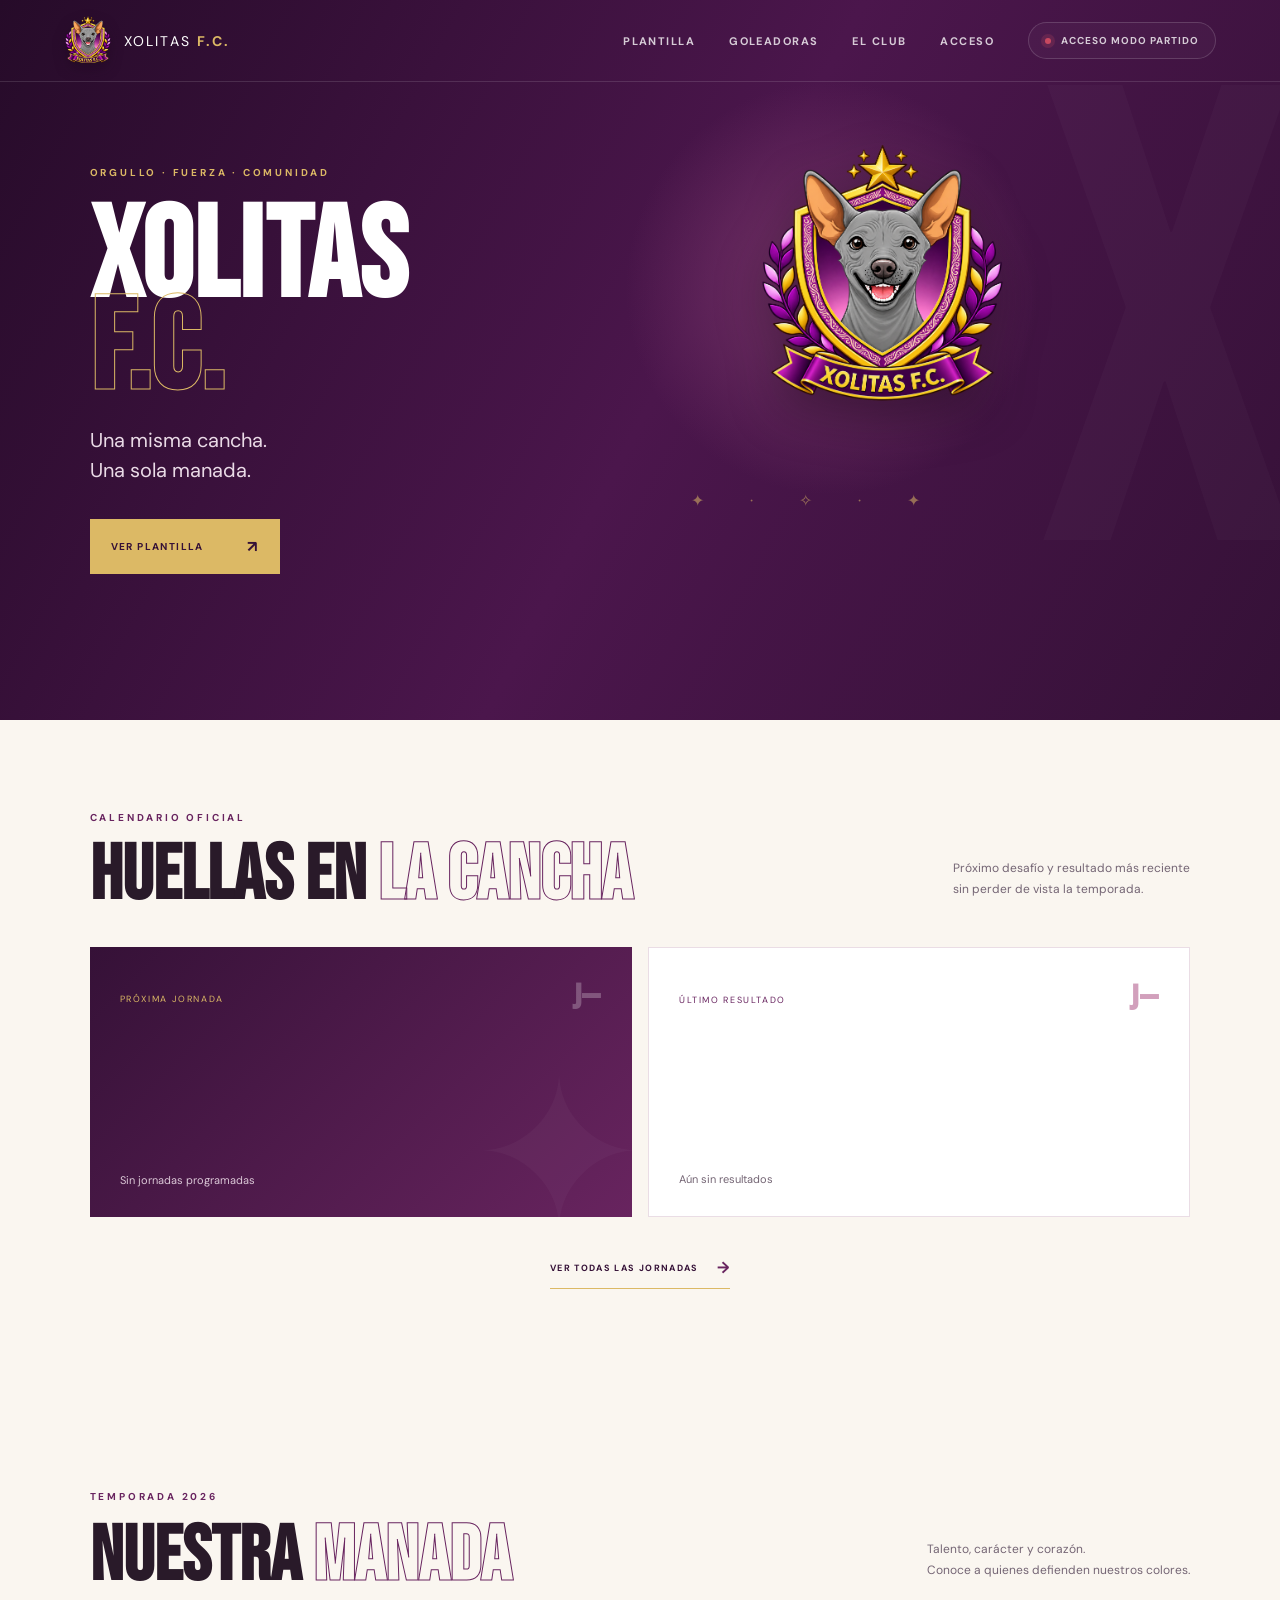
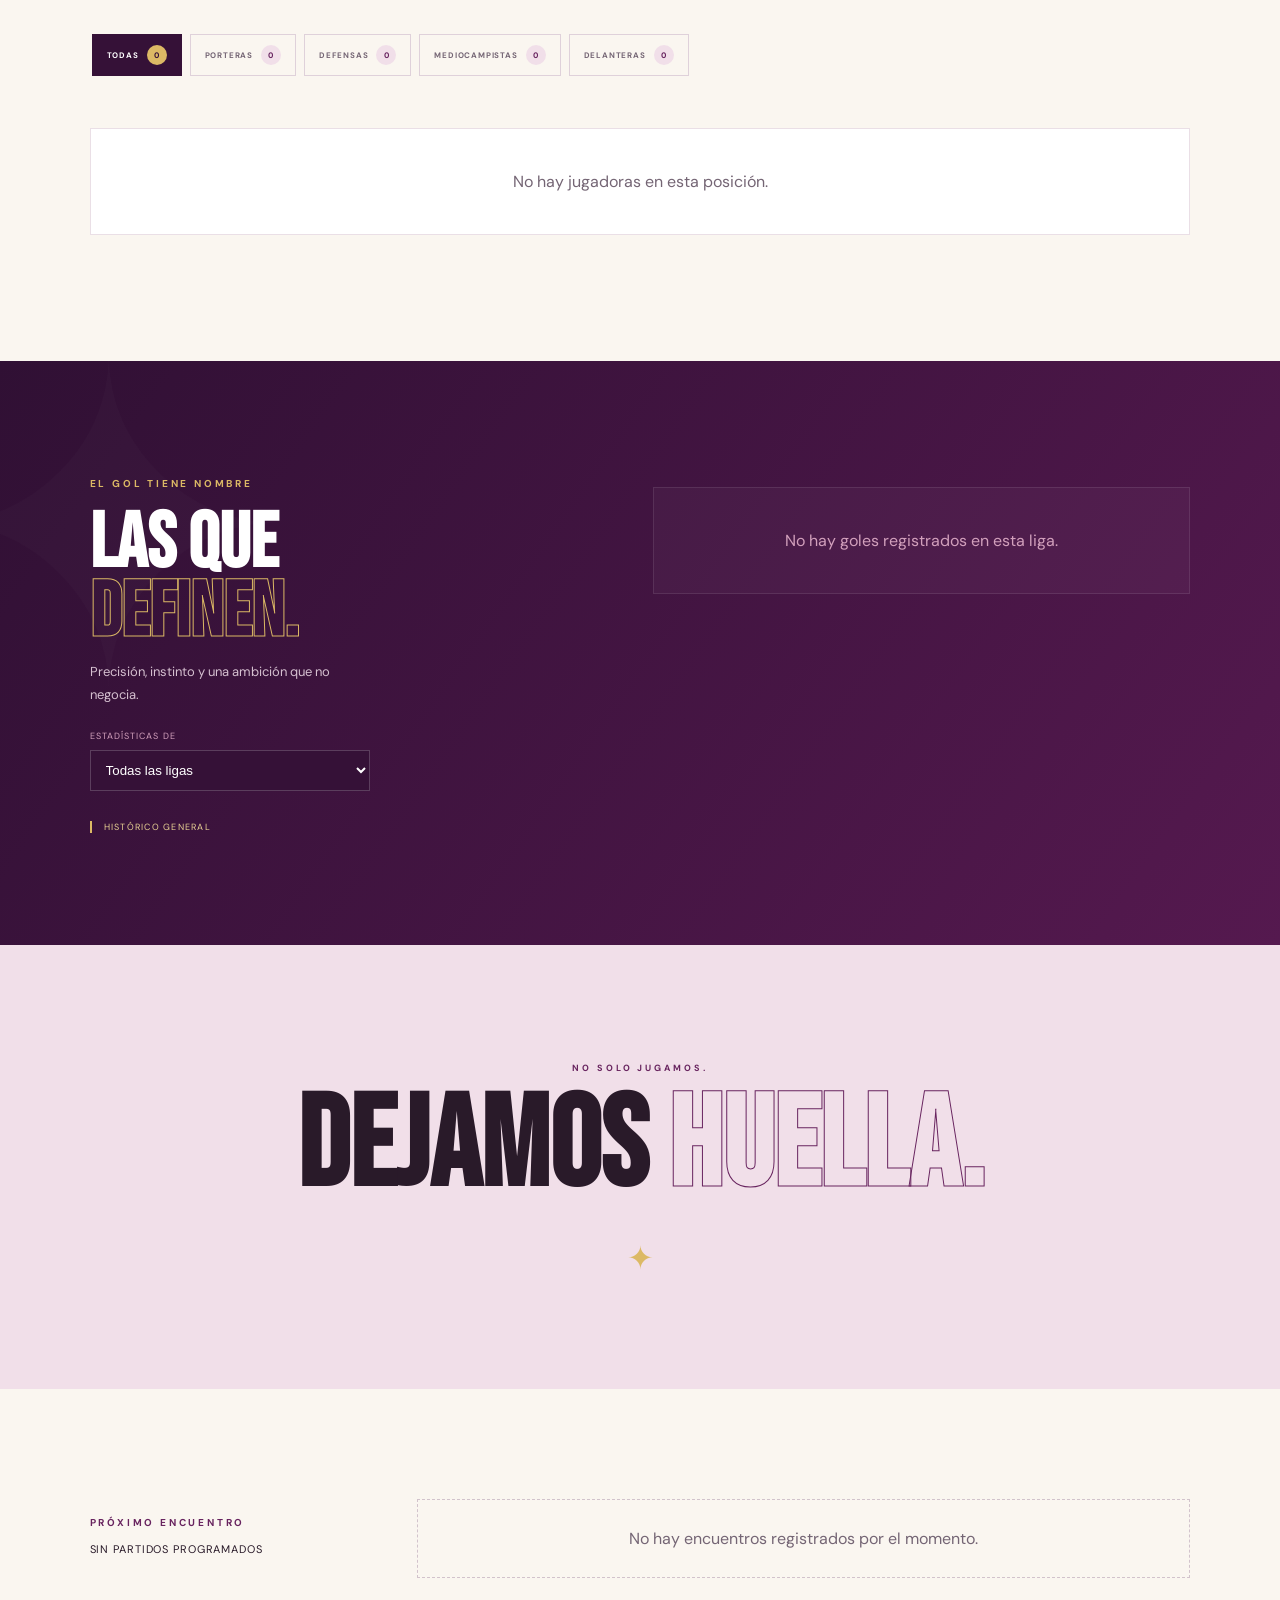
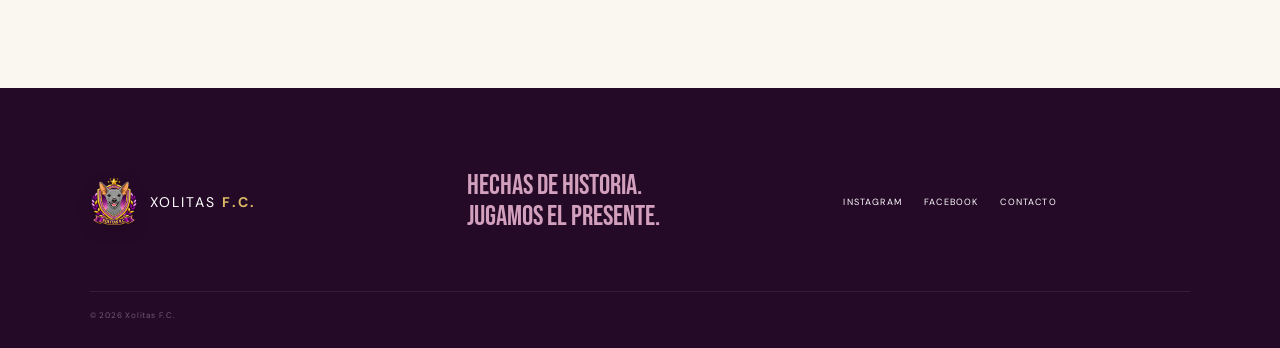
<file: index.html>
<!doctype html>
<html lang="es">
  <head>
    <meta charset="UTF-8" />
    <meta name="viewport" content="width=device-width, initial-scale=1.0" />
    <meta name="theme-color" content="#351137" />
    <meta name="description" content="Sitio oficial de Xolitas F.C." />
    <title>Xolitas F.C. — Somos manada</title>
    <link rel="stylesheet" href="./style.css?v=20260818-3">
    <link rel="stylesheet" href="./assets/css/loader.css?v=20260818-4">
    <link rel="stylesheet" href="./assets/css/public-team.css?v=20260818-1">
    <link rel="stylesheet" href="./assets/css/public-team-images.css?v=20260818-2">
    <link rel="stylesheet" href="./assets/css/rounds.css?v=20260818-1">
    <link rel="stylesheet" href="./assets/css/rounds-mobile-fix.css?v=20260818-1">
    <link rel="stylesheet" href="./assets/css/journeys-modal.css?v=20260818-2">
    <link rel="stylesheet" href="./assets/css/hero-paws.css?v=20260818-4">
    <link rel="preconnect" href="https://fonts.googleapis.com">
    <link rel="preconnect" href="https://fonts.gstatic.com" crossorigin>
    <link href="https://fonts.googleapis.com/css2?family=Bebas+Neue&family=DM+Sans:wght@400;500;600;700&display=swap" rel="stylesheet">
  </head>
  <body>
    <div id="app" class="loading-page"><img src="./assets/xolitas-crest.png" alt="Xolitas F.C."><span class="loading-ring" aria-label="Cargando"></span></div>
    <script defer src="./assets/js/config.js?v=20260818-3"></script>
    <script defer src="./assets/js/runtime.js?v=20260818-13"></script>
    <script defer src="./src.js?v=20260818-16"></script>
  </body>
</html>
</file>
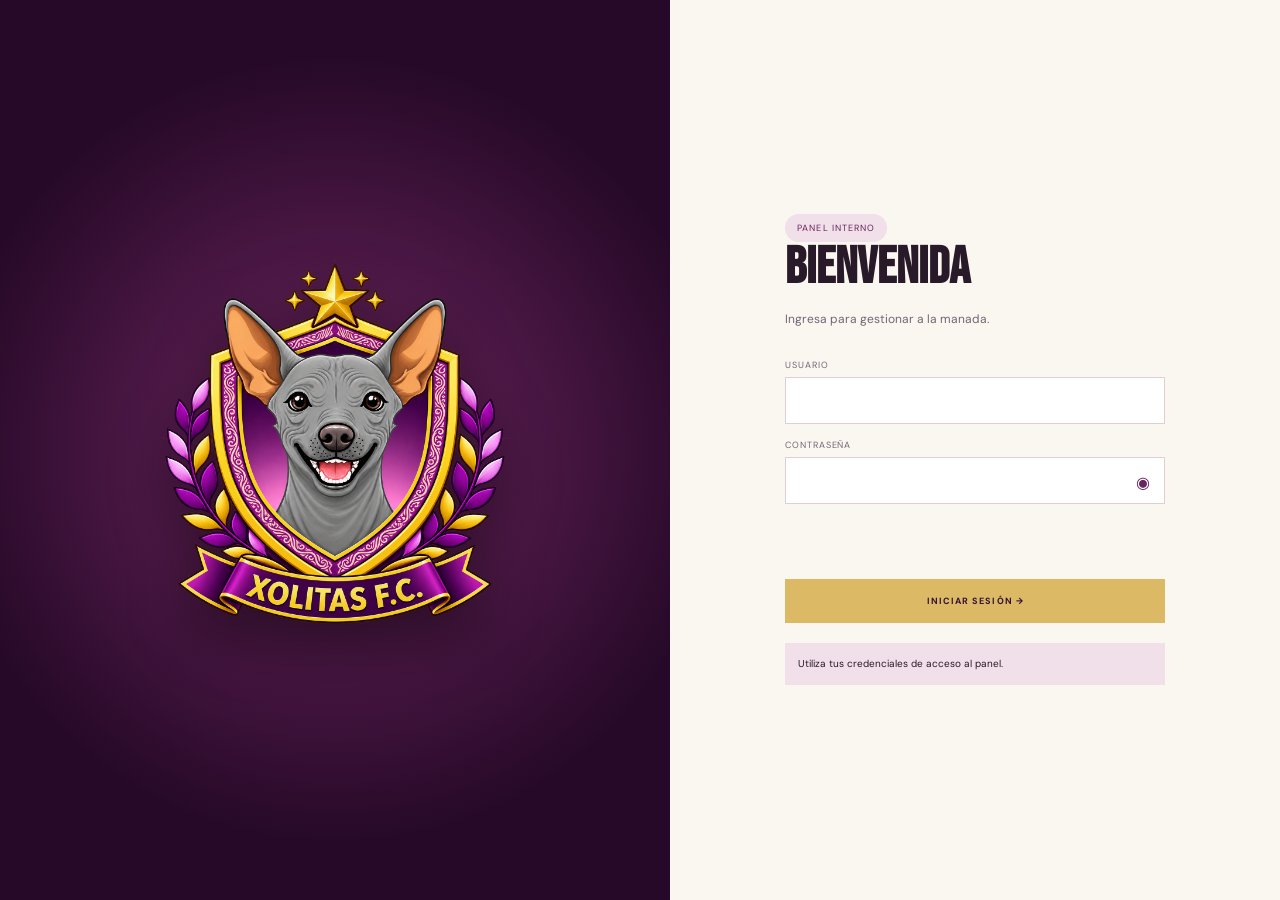
<file: admin/dashboard.html>
<!doctype html><html lang="es"><head><meta charset="UTF-8"><meta name="viewport" content="width=device-width,initial-scale=1"><title>Dashboard — Xolitas F.C.</title><link rel="stylesheet" href="../assets/css/admin.css?v=20260818-15"><link rel="stylesheet" href="../assets/css/loader.css?v=20260818-15"></head><body data-page="dashboard"><div id="admin-app" class="admin-loader"><img src="../assets/xolitas-crest.png" alt="Xolitas F.C."><span></span></div><script defer src="../assets/js/config.js?v=20260818-15"></script><script defer src="../assets/js/runtime.js?v=20260818-15"></script><script defer src="../assets/js/admin.js?v=20260818-15"></script></body></html>
</file>
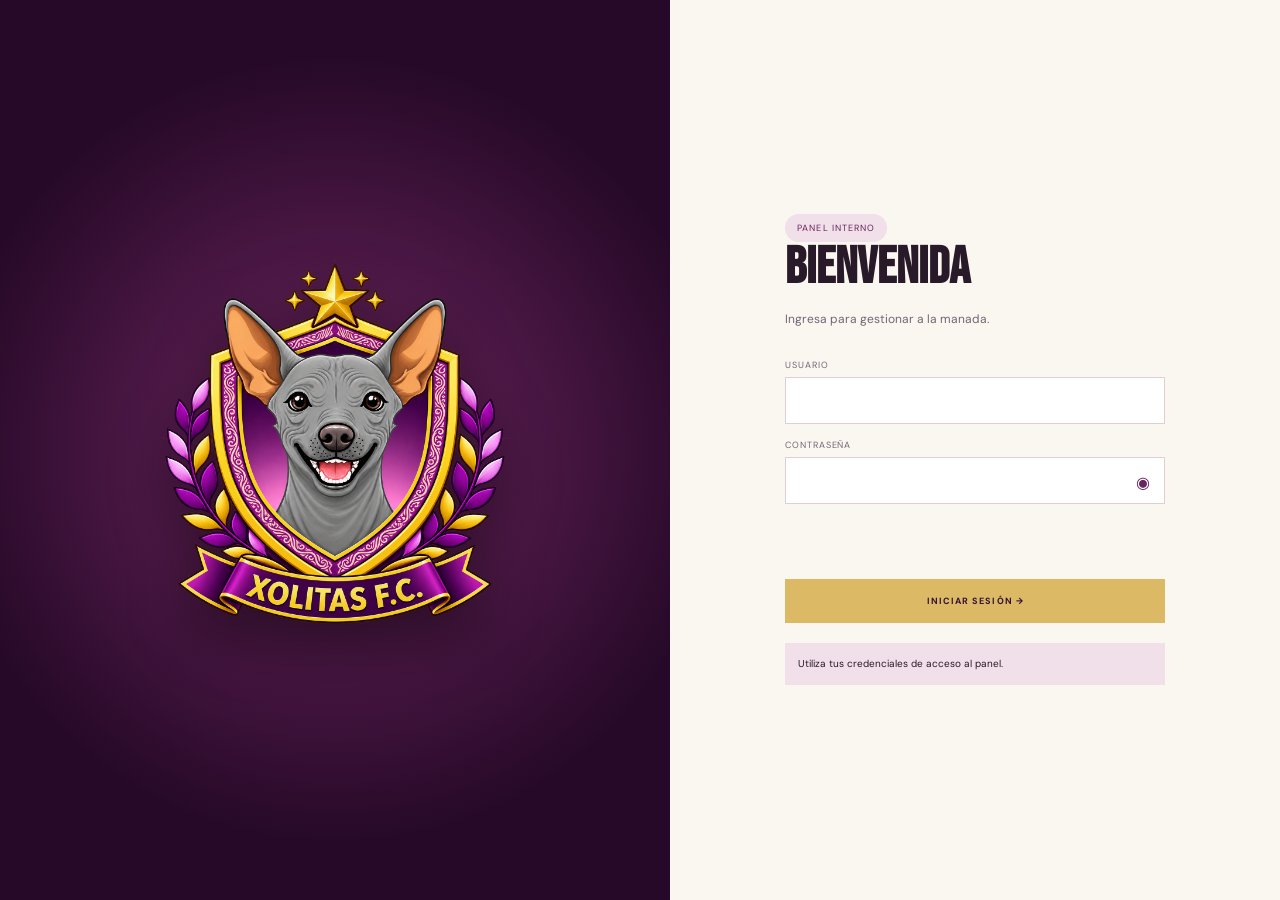
<file: admin/jugadoras.html>
<!doctype html><html lang="es"><head><meta charset="UTF-8"><meta name="viewport" content="width=device-width,initial-scale=1"><title>Jugadoras — Xolitas F.C.</title><link rel="stylesheet" href="../assets/css/admin.css?v=20260818-15"><link rel="stylesheet" href="../assets/css/loader.css?v=20260818-15"></head><body data-page="players"><div id="admin-app" class="admin-loader"><img src="../assets/xolitas-crest.png" alt="Xolitas F.C."><span></span></div><script defer src="../assets/js/config.js?v=20260818-15"></script><script defer src="../assets/js/runtime.js?v=20260818-15"></script><script defer src="../assets/js/admin.js?v=20260818-15"></script></body></html>
</file>
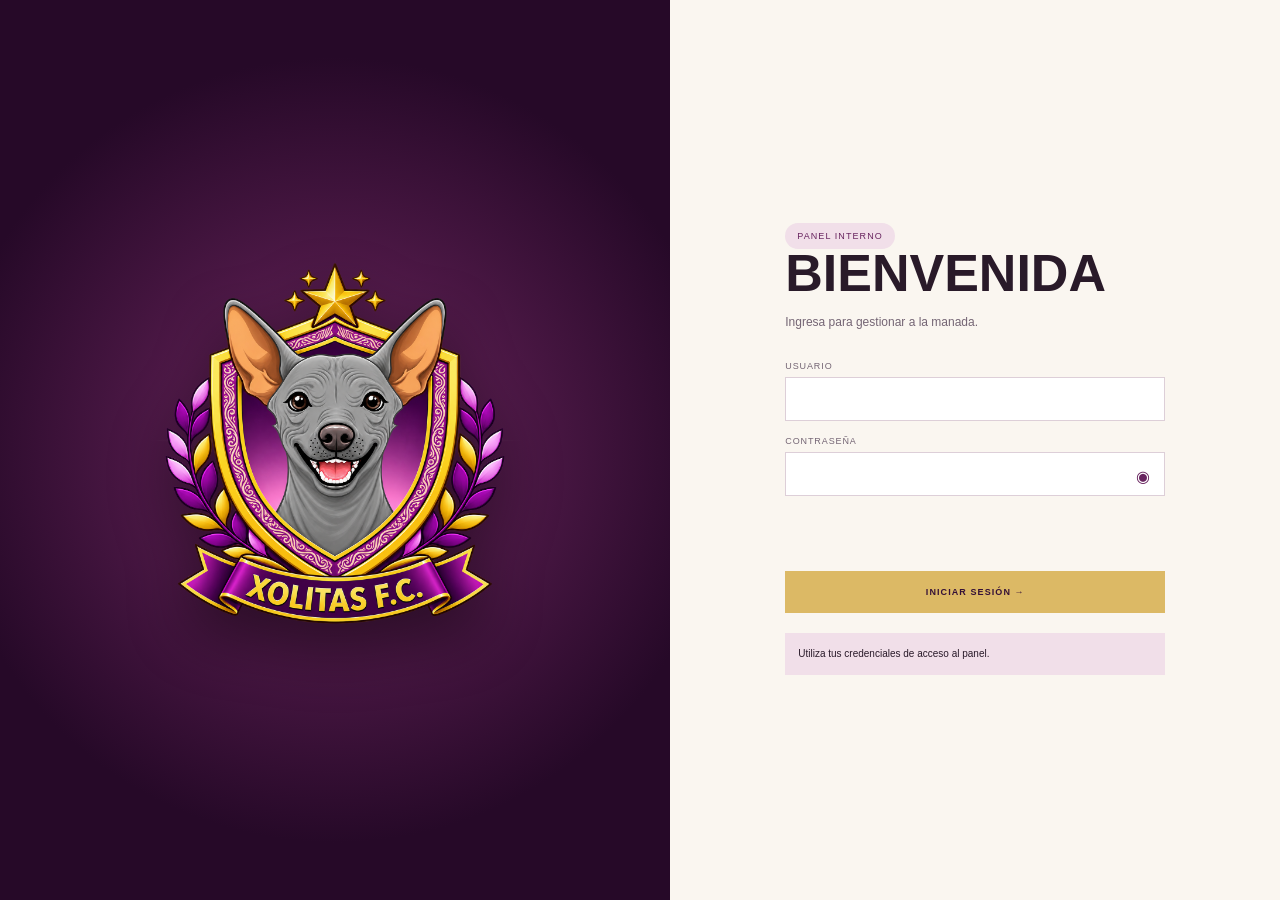
<file: admin/ligas.html>
<!doctype html><html lang="es"><head><meta charset="UTF-8"><meta name="viewport" content="width=device-width,initial-scale=1"><title>Ligas — Xolitas F.C.</title><link rel="stylesheet" href="../assets/css/admin.css?v=20260818-15"><link rel="stylesheet" href="../assets/css/loader.css?v=20260818-15"></head><body data-page="leagues"><div id="admin-app" class="admin-loader"><img src="../assets/xolitas-crest.png" alt="Xolitas F.C."><span></span></div><script defer src="../assets/js/config.js?v=20260818-15"></script><script defer src="../assets/js/runtime.js?v=20260818-15"></script><script defer src="../assets/js/admin.js?v=20260818-15"></script></body></html>
</file>
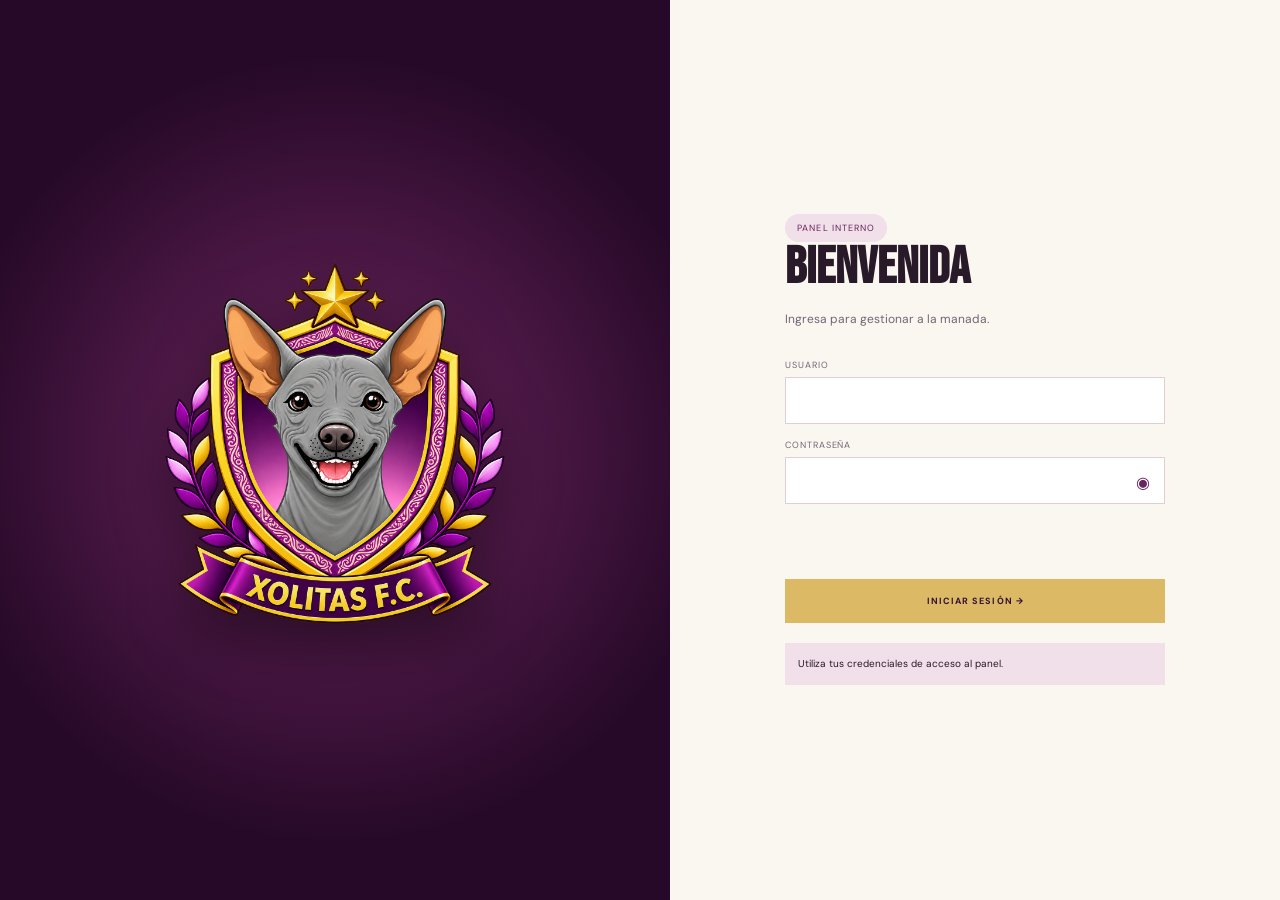
<file: admin/login.html>
<!doctype html><html lang="es"><head><meta charset="UTF-8"><meta name="viewport" content="width=device-width,initial-scale=1"><title>Acceso — Xolitas F.C.</title><link rel="stylesheet" href="../assets/css/admin.css?v=20260818-10"></head><body data-page="login"><main class="login-page"><section class="login-art"><img src="../assets/xolitas-crest.png" alt="Escudo de Xolitas F.C."></section><section class="login-form-wrap"><form class="login-box" id="login-form"><span class="badge">Panel interno</span><h1>BIENVENIDA</h1><p>Ingresa para gestionar a la manada.</p><div class="field"><label for="user">Usuario</label><input id="user" autocomplete="username" required></div><div class="field"><label for="password">Contraseña</label><div class="password-wrap"><input id="password" type="password" autocomplete="current-password" required><button type="button" id="show-password" aria-label="Mostrar contraseña">◉</button></div></div><p class="error" id="login-error" role="alert"></p><button class="primary" type="submit">Iniciar sesión →</button><div class="demo-note">Utiliza tus credenciales de acceso al panel.</div></form></section></main><script defer src="../assets/js/config.js?v=20260818-10"></script><script defer src="../assets/js/runtime.js?v=20260818-10"></script><script defer src="../assets/js/admin.js?v=20260818-10"></script></body></html>
</file>
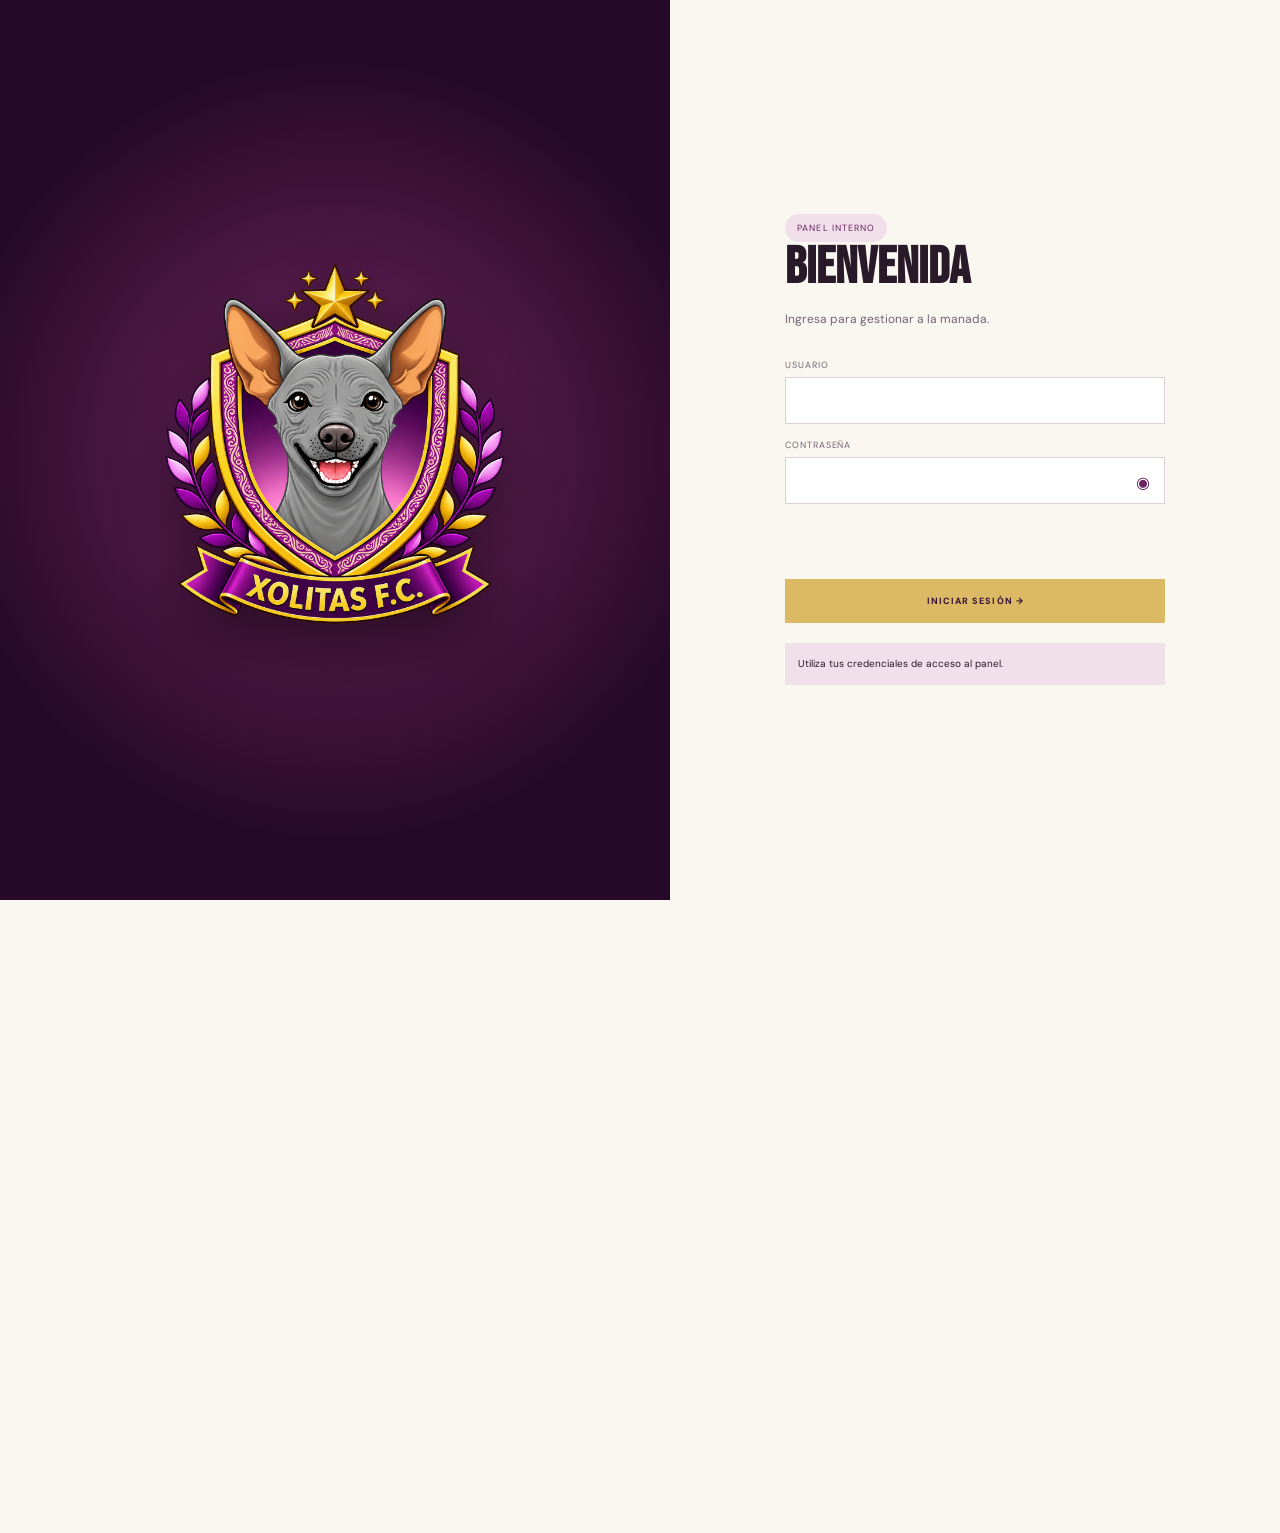
<file: admin/partido.html>
<!doctype html><html lang="es"><head><meta charset="UTF-8"><meta name="viewport" content="width=device-width,initial-scale=1"><meta name="theme-color" content="#210824"><title>Modo partido — Xolitas F.C.</title><link rel="stylesheet" href="../assets/css/match.css?v=20260818-4"><link rel="stylesheet" href="../assets/css/events.css?v=20260818-4"><link rel="stylesheet" href="../assets/css/loader.css?v=20260818-3"></head><body><main id="match-app" class="admin-loader"><img src="../assets/xolitas-crest.png" alt="Xolitas F.C."><span></span></main><script defer src="../assets/js/config.js?v=20260818-3"></script><script defer src="../assets/js/runtime.js?v=20260818-3"></script><script defer src="../assets/js/match.js?v=20260818-4"></script></body></html>
</file>
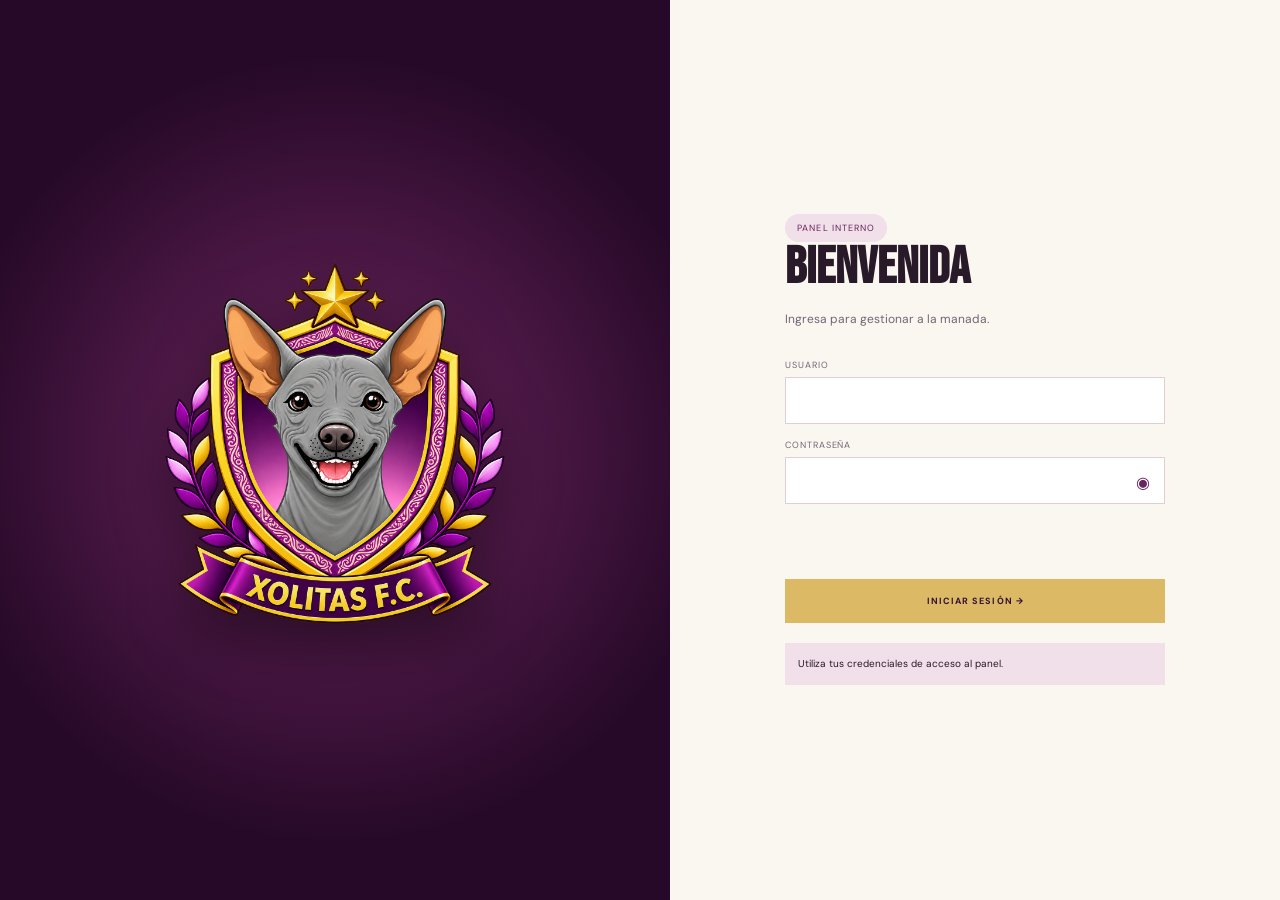
<file: admin/partidos.html>
<!doctype html><html lang="es"><head><meta charset="UTF-8"><meta name="viewport" content="width=device-width,initial-scale=1"><title>Partidos — Xolitas F.C.</title><link rel="stylesheet" href="../assets/css/admin.css?v=20260818-15"><link rel="stylesheet" href="../assets/css/loader.css?v=20260818-15"></head><body data-page="matches"><div id="admin-app" class="admin-loader"><img src="../assets/xolitas-crest.png" alt="Xolitas F.C."><span></span></div><script defer src="../assets/js/config.js?v=20260818-15"></script><script defer src="../assets/js/runtime.js?v=20260818-15"></script><script defer src="../assets/js/admin.js?v=20260818-15"></script></body></html>
</file>
<file: style.css>
:root{--purple-900:#351137;--purple-800:#4b164c;--purple-700:#68245f;--mauve-500:#b7749d;--mauve-300:#d2a0bc;--mauve-100:#f1dfe9;--gold:#dcb965;--gold-light:#e9d294;--ivory:#faf6f0;--ink:#291a29;--muted:#746574;--display:'Bebas Neue',sans-serif;--body:'DM Sans',sans-serif}*{box-sizing:border-box}html{scroll-behavior:smooth}body{margin:0;background:var(--ivory);color:var(--ink);font-family:var(--body)}a{color:inherit;text-decoration:none}button{font:inherit}.nav{height:82px;padding:0 5vw;display:flex;align-items:center;justify-content:space-between;position:absolute;z-index:10;width:100%;color:white;border-bottom:1px solid #ffffff20}.brand{display:flex;align-items:center;gap:12px;font-size:14px;letter-spacing:.15em}.brand b{color:var(--gold)}.nav__links{display:flex;align-items:center;gap:34px;text-transform:uppercase;font-size:11px;font-weight:700;letter-spacing:.13em}.nav__links a{opacity:.78;transition:.2s}.nav__links a:hover{opacity:1;color:var(--gold)}.live-link{border:1px solid #ffffff33;background:#ffffff0a;color:white;border-radius:99px;padding:11px 16px;text-transform:uppercase;font-size:10px;letter-spacing:.1em;cursor:pointer}.live-link i,.live i{display:inline-block;width:6px;height:6px;background:#ee5968;border-radius:50%;margin-right:7px;box-shadow:0 0 0 4px #ee596833}.nav__toggle{display:none;background:none;border:0;color:white;font-size:25px}.crest{width:170px;height:208px;position:relative;clip-path:polygon(50% 0,93% 17%,88% 71%,50% 100%,12% 71%,7% 17%);background:linear-gradient(145deg,var(--gold-light),var(--gold),#a98638);filter:drop-shadow(0 20px 28px #12041280);color:white;text-align:center;padding:8px}.crest:before{content:'';position:absolute;inset:4px;clip-path:inherit;background:linear-gradient(145deg,#6d2a65,#351137 70%)}.crest__inner{position:absolute;inset:37px 25px 49px;border:1px solid #dcb96588;clip-path:polygon(50% 0,100% 25%,86% 88%,50% 100%,14% 88%,0 25%)}.crest__star{position:relative;z-index:2;color:var(--gold);font-size:21px;top:9px}.crest__x{font-family:var(--display);font-size:74px;line-height:1.2;color:#fff;opacity:.9}.crest__ball{position:absolute;bottom:12px;left:45%;font-size:16px;color:var(--gold)}.crest__name,.crest__fc{position:absolute;z-index:2;font-family:var(--display);letter-spacing:.12em;left:0;right:0}.crest__name{bottom:33px;font-size:18px}.crest__fc{bottom:19px;color:var(--gold);font-size:11px}.crest--small{width:42px;height:50px;padding:2px;filter:none}.crest--small .crest__inner{inset:9px 6px 12px}.crest--small .crest__star{font-size:6px;top:0}.crest--small .crest__x{font-size:18px}.crest--small .crest__ball{display:none}.crest--small .crest__name{font-size:4px;bottom:8px}.crest--small .crest__fc{font-size:3px;bottom:5px}.hero{min-height:760px;padding:160px 7vw 60px;position:relative;overflow:hidden;color:white;background:radial-gradient(circle at 65% 40%,#79366a 0,transparent 22%),linear-gradient(118deg,#260b29,#4b164c 52%,#351137)}.hero:after{content:'X';position:absolute;font-family:var(--display);font-size:650px;color:#ffffff05;right:-20px;top:20px;line-height:1}.hero__copy{position:relative;z-index:2;width:44%}.eyebrow{text-transform:uppercase;color:var(--gold);font-size:10px;letter-spacing:.28em;font-weight:700}.hero h1{font-family:var(--display);font-size:clamp(88px,10vw,150px);line-height:.72;margin:32px 0 28px;letter-spacing:.01em}.hero h1 em,.section h2 em,.statement em,.scorers h2 em{font-style:normal;color:transparent;-webkit-text-stroke:1px var(--gold)}.hero__copy p{font-size:20px;line-height:1.5;color:#eadbe7;margin-bottom:34px}.button{display:inline-flex;align-items:center;justify-content:space-between;min-width:190px;padding:17px 21px;border:0;text-transform:uppercase;letter-spacing:.14em;font-weight:700;font-size:10px;cursor:pointer}.button span{font-size:16px}.button--gold{background:var(--gold);color:var(--purple-900)}.button--purple{background:var(--purple-900);color:white}.hero__crest{position:absolute;z-index:2;left:59%;top:180px;animation:crestIn 1.1s cubic-bezier(.2,.7,.2,1) both}.hero__crest .crest{width:225px;height:274px}.hero__stars{position:absolute;left:54%;top:490px;color:var(--gold);opacity:.55;letter-spacing:15px}.match-strip{position:absolute;z-index:3;right:7vw;bottom:0;width:52%;display:flex;align-items:center;background:#faf6f0;color:var(--ink);padding:25px 30px;box-shadow:0 15px 40px #18071940}.match-strip article{flex:1}.match-strip span,.rank small{display:block;text-transform:uppercase;font-size:8px;letter-spacing:.18em;color:var(--muted);margin-bottom:9px}.match-strip strong{font-family:var(--display);font-size:22px;letter-spacing:.04em}.match-strip strong small{display:inline;margin:0 8px;font-family:var(--body);font-size:8px}.match-strip strong b{color:var(--purple-700);margin:0 8px}.match-strip p{font-size:9px;text-transform:uppercase;letter-spacing:.1em;color:var(--muted);margin:6px 0 0}.match-strip__divider{width:1px;height:50px;background:#d8ccd3;margin:0 28px}.section{padding:110px 7vw}.section__head{display:flex;align-items:end;justify-content:space-between;margin-bottom:42px}.section__head p{font-size:12px;color:var(--muted);line-height:1.7}.eyebrow.dark{color:var(--purple-700)}.section h2,.scorers h2{font-family:var(--display);font-size:clamp(54px,6vw,86px);line-height:.9;margin:18px 0 0}.section h2 em{-webkit-text-stroke-color:var(--purple-700)}.players{display:grid;grid-template-columns:repeat(4,1fr);gap:14px}.player{position:relative;height:470px;overflow:hidden;background:var(--purple-900);cursor:pointer}.player__photo,.rank__avatar{position:absolute;inset:0;background-image:url('/assets/xolitas-players.png');background-size:400% 100%;background-position:calc(var(--photo) * 33.333%) center;transition:transform .55s ease}.player__shade{position:absolute;inset:35% 0 0;background:linear-gradient(transparent,#290d2de8)}.player__number{position:absolute;right:17px;top:13px;color:var(--gold);font-family:var(--display);font-size:56px;line-height:1;transition:.4s}.player__info{position:absolute;bottom:20px;left:20px;color:white}.player__info small{color:var(--gold-light);text-transform:uppercase;font-size:8px;letter-spacing:.17em}.player__info h3{font-family:var(--display);font-size:32px;line-height:.9;letter-spacing:.05em;margin:8px 0 15px}.player__info h3 b{font-weight:400;color:var(--mauve-300)}.player__info p{font-size:10px;text-transform:uppercase;letter-spacing:.1em;margin:0}.player__info p span{color:var(--gold)}.player:hover,.player:focus{transform:translateY(-5px);box-shadow:0 20px 45px #4b164c24;outline:none}.player:hover .player__photo,.player:focus .player__photo{transform:scale(1.035)}.player:hover .player__number{transform:translateY(5px);color:white}.text-link{display:block;width:max-content;margin:35px auto 0;text-transform:uppercase;font-size:9px;letter-spacing:.15em;font-weight:700;border-bottom:1px solid var(--gold);padding-bottom:7px}.text-link span{color:var(--purple-700);margin-left:12px}.scorers{background:linear-gradient(125deg,#301034,#55194f);color:white;display:grid;grid-template-columns:1fr 1.2fr;gap:9vw;position:relative;overflow:hidden}.scorers:before{content:'✦';position:absolute;font-size:450px;color:#ffffff04;left:-80px;top:-120px}.scorers__intro{position:relative}.scorers h2 em{-webkit-text-stroke-color:var(--gold)}.scorers__intro p{color:#d5c0d0;line-height:1.7;font-size:13px;max-width:280px}.season{display:inline-block;margin-top:30px;border-left:2px solid var(--gold);padding-left:12px;text-transform:uppercase;letter-spacing:.14em;font-size:9px;color:var(--gold-light)}.ranking{display:flex;flex-direction:column}.rank{height:110px;display:grid;grid-template-columns:60px 76px 1fr 80px;gap:18px;align-items:center;border-bottom:1px solid #ffffff16;position:relative}.rank__place{font-family:var(--display);font-size:34px;color:#ffffff50}.rank__avatar{position:relative;width:62px;height:72px;background-size:400% 100%;border-radius:2px}.rank h3{font-family:var(--display);font-size:23px;letter-spacing:.04em;margin:0}.rank>strong{font-family:var(--display);font-size:38px;color:var(--gold);text-align:center}.rank>strong small{color:#bbaab8;margin:0}.rank--1{background:linear-gradient(90deg,#ffffff06,transparent);border-left:2px solid var(--gold);padding-left:15px}.rank--1 .rank__place{color:var(--gold)}.rank__star{position:absolute;right:-2px;top:7px;color:var(--gold)}.statement{text-align:center;padding:110px 20px;background:var(--mauve-100);position:relative}.statement>span{color:var(--purple-700);font-size:9px;letter-spacing:.32em;font-weight:700}.statement h2{font-family:var(--display);font-size:clamp(65px,10vw,140px);margin:18px 0 0;line-height:.85}.statement em{-webkit-text-stroke-color:var(--purple-700)}.paw{color:var(--gold);font-size:32px;margin-top:35px}.next{display:grid;grid-template-columns:1fr 1.5fr 1fr;align-items:center;gap:30px}.date{font-size:11px;letter-spacing:.08em}.date b{font-family:var(--display);font-size:27px;color:var(--purple-700);margin-left:8px}.versus{display:flex;align-items:center;justify-content:center;gap:20px}.versus>div{display:flex;align-items:center;gap:10px;font-family:var(--display);font-size:22px}.versus>span{font-family:var(--display);font-size:22px;color:var(--mauve-500)}.rival-badge{width:46px;height:50px;background:#222;color:var(--gold);display:grid!important;place-items:center!important;clip-path:polygon(50% 0,95% 18%,87% 75%,50% 100%,13% 75%,5% 18%);font-family:var(--display);font-size:26px}.versus small{font-size:9px;color:var(--muted)}footer{background:#250a28;color:white;padding:55px 7vw 28px;display:grid;grid-template-columns:1fr 1fr 1fr;align-items:center;gap:30px}footer p{font-family:var(--display);font-size:28px;line-height:1.1;color:var(--mauve-300)}footer>div:nth-child(3){display:flex;gap:22px;text-transform:uppercase;font-size:9px;letter-spacing:.13em}footer>small{grid-column:1/-1;border-top:1px solid #ffffff14;padding-top:18px;color:#ffffff55;font-size:8px;letter-spacing:.1em}.match-modal{width:100vw;height:100vh;max-width:none;max-height:none;border:0;margin:0;background:radial-gradient(circle at center,#6b265d,#220825 70%);color:white;text-align:center;padding:28px;overflow:hidden}.match-modal::backdrop{background:#000}.match-close{position:absolute;right:25px;top:20px;border:1px solid #ffffff38;background:none;color:white;border-radius:50%;width:40px;height:40px;font-size:22px;cursor:pointer;z-index:4}.live{font-size:10px;letter-spacing:.24em;margin:12px}.score-teams{display:flex;align-items:center;justify-content:center;gap:5vw;margin-top:6vh}.score-teams>div:first-child{display:flex;align-items:center;gap:12px}.score-teams>strong,.score-teams>div>strong{font-family:var(--display);font-size:28px;letter-spacing:.05em}.score{display:flex;align-items:center;gap:2vw}.score b{font-family:var(--display);font-size:clamp(90px,14vw,180px);color:white}.score em{color:var(--gold);font-style:normal;font-size:40px}.clock{font-family:var(--display);font-size:35px;letter-spacing:.12em;color:var(--gold-light);margin:8px}.goal-button{margin-top:5vh;background:var(--gold);color:var(--purple-900);border:0;padding:22px 10vw;font-family:var(--display);font-size:30px;letter-spacing:.06em;box-shadow:0 12px 30px #0004;cursor:pointer}.goal-button:active{transform:scale(.98)}.match-hint{font-size:9px;letter-spacing:.15em;text-transform:uppercase;color:#ffffff77}.goal-flash{position:absolute;inset:0;background:radial-gradient(circle,#dcb965 0,#68245f 35%,#220825 75%);display:flex;flex-direction:column;align-items:center;justify-content:center;opacity:0;pointer-events:none;transform:scale(1.1)}.goal-flash span{font-size:70px;color:var(--gold-light)}.goal-flash small{font-family:var(--display);font-size:clamp(55px,10vw,130px);line-height:1}.goal-flash h2{font-family:var(--display);font-size:clamp(70px,13vw,160px);margin:0;color:var(--gold)}.goal-flash b{font-size:30px}.is-goal .goal-flash{animation:goal 2s ease both;z-index:3}@keyframes crestIn{from{opacity:0;transform:translateY(25px) scale(.92)}to{opacity:1;transform:none}}@keyframes goal{0%{opacity:0;transform:scale(1.1)}15%,75%{opacity:1;transform:scale(1)}100%{opacity:0;transform:scale(.96)}}
@media(max-width:900px){.nav{height:70px}.nav__toggle{display:block;z-index:2}.nav__links{display:none;position:absolute;inset:70px 0 auto;background:var(--purple-900);padding:28px;flex-direction:column}.menu-open .nav__links{display:flex}.hero{padding-top:125px;min-height:820px}.hero__copy{width:100%}.hero__crest{left:auto;right:8%;top:165px;opacity:.28}.hero__crest .crest{width:150px;height:184px}.hero__stars{display:none}.match-strip{left:6vw;right:6vw;width:auto}.players{grid-template-columns:repeat(2,1fr)}.scorers{grid-template-columns:1fr;gap:40px}.next{grid-template-columns:1fr;text-align:center}.next .button{margin:auto}footer{grid-template-columns:1fr 1fr}.score-teams{gap:2vw}.score-teams>strong,.score-teams>div>strong{font-size:19px}}
@media(max-width:560px){.hero{min-height:870px;padding:130px 24px 230px}.hero h1{font-size:92px}.hero__copy p{font-size:16px}.hero__crest{top:180px;right:-25px}.match-strip{display:block;padding:19px 22px}.match-strip__divider{width:100%;height:1px;margin:14px 0}.section{padding:80px 20px}.section__head{display:block}.section__head p{margin-top:25px}.players{grid-template-columns:1fr 1fr;gap:8px}.player{height:350px}.player__number{font-size:42px}.player__info{left:14px;bottom:14px}.player__info h3{font-size:25px}.player__info p{font-size:8px}.rank{grid-template-columns:40px 55px 1fr 50px;gap:9px}.rank__avatar{width:50px;height:60px}.rank h3{font-size:17px}.rank>strong{font-size:28px}.next{padding:70px 20px}.versus{gap:10px}.versus>div{font-size:17px}.versus .crest--small{display:none}footer{grid-template-columns:1fr;padding:45px 24px}.score-teams{display:grid;grid-template-columns:1fr 1fr;gap:8px;margin-top:8vh}.score{grid-column:1/-1;grid-row:2;justify-content:center}.score-teams>div:first-child{justify-content:center}.score-teams>.rival-badge{justify-self:center}.score-teams>strong:last-child{grid-column:2;grid-row:1;align-self:end;margin-bottom:4px}.score b{font-size:105px}.goal-button{width:100%;font-size:25px;padding:20px 10px}}
@media(prefers-reduced-motion:reduce){*{scroll-behavior:auto!important;animation-duration:.01ms!important;transition-duration:.01ms!important}}

/* Escudo oficial: el contenedor mantiene proporción y escala sin deformarlo. */
.crest{width:190px;height:auto;aspect-ratio:1230/1279;clip-path:none;background:none;padding:0;filter:drop-shadow(0 18px 25px #12041270);display:block}
.crest:before{display:none}.crest img{display:block;width:100%;height:100%;object-fit:contain}.crest--small{width:48px;height:auto;padding:0;filter:drop-shadow(0 5px 7px #12041250)}
.hero__crest .crest{width:255px;height:auto}.hero__crest{top:145px}.brand>.crest--small{flex:0 0 auto}.score-teams .crest--small{width:62px}.versus .crest--small{width:58px}
@media(max-width:900px){.hero__crest{top:145px}.hero__crest .crest{width:190px}}
@media(max-width:560px){.hero__crest{top:170px}.hero__crest .crest{width:160px}.score-teams .crest--small{width:50px}}
.player__photo,.rank__avatar{background-image:url('./assets/xolitas-players.png')}
</file>
<file: assets/css/loader.css>
.loading-page,.admin-loader{position:fixed;inset:0;display:grid;place-content:center;justify-items:center;gap:22px;background:radial-gradient(circle,#68245f,#260b29 70%);z-index:999;color:white}
.loading-page img,.admin-loader img{width:140px;filter:drop-shadow(0 18px 25px #0006)}
.loading-ring,.admin-loader span{width:34px;height:34px;border:3px solid #ffffff30;border-top-color:#dcb965;border-radius:50%;animation:loading-spin .8s linear infinite}
.rival-logo{width:50px;height:54px;object-fit:contain}
@keyframes loading-spin{to{transform:rotate(360deg)}}
.public-empty{grid-column:1/-1;width:100%;padding:42px;text-align:center;color:#746574;background:#fff;border:1px solid #eadfe6}.public-empty--light{color:#d2a0bc;background:#ffffff08;border-color:#ffffff18}.no-next-match{grid-column:2/-1;text-align:center;color:#746574;padding:28px;border:1px dashed #d2c3cc}
.league-filter{display:grid;gap:8px;margin-top:24px;color:#d2a0bc;font-size:9px;text-transform:uppercase;letter-spacing:.12em}.league-filter select{max-width:280px;padding:11px;border:1px solid #ffffff30;background:#351137;color:#fff}.league-toolbar{align-items:center}.league-toolbar label{font-size:10px;text-transform:uppercase;letter-spacing:.1em;color:#746574}
.stat-card strong.stat-message{font-family:var(--body);font-size:15px;line-height:1.3;color:#dcb965}
.goal-assignment-list{display:grid;gap:8px;max-height:42vh;overflow:auto}.goal-assignment-list label{display:flex;align-items:center;justify-content:space-between;gap:15px;border-bottom:1px solid #eadfe6;padding:8px}.goal-assignment-list input{width:75px;padding:9px;border:1px solid #ddcfd8}
.form-note{margin:0;padding:12px;background:#f1dfe9;color:#68245f;font-size:11px;line-height:1.5}.past-goals-fields{border-top:1px solid #ddcfd8;padding-top:14px}.past-goals-fields h3{margin:0;font-family:var(--display);font-size:24px}.past-goals-fields>p{font-size:11px;color:#746574}#match-dialog{max-height:92vh;overflow:auto}
[hidden]{display:none!important}.match-row--rest{border-left-color:#dcb965}.match-row--rest strong{color:#68245f}
.toast-region{position:fixed;right:20px;top:20px;z-index:9999;display:grid;gap:10px;width:min(390px,calc(100vw - 40px));pointer-events:none}.toast{padding:15px 18px;background:#fff;color:#291a29;border-left:5px solid #3f8b62;box-shadow:0 14px 38px #21082435;font-size:12px;line-height:1.45;opacity:0;transform:translateY(-12px);transition:.25s}.toast.show{opacity:1;transform:none}.toast--error{border-left-color:#b43e55;background:#fff3f5;color:#742235}
</file>
<file: assets/css/public-team.css>
.players--preview{grid-template-columns:repeat(6,1fr)}.player{border:0;padding:0;text-align:left;color:inherit}.player--compact{height:285px}.player--compact .player__number{font-size:40px}.player--compact .player__info h3{font-size:24px}.player__photo,.profile-photo{background-image:var(--player-image,url('../xolitas-players.png'));background-size:var(--player-image,400% 100%);background-position:calc(var(--photo) * 33.333%) center;background-repeat:no-repeat;background-color:#351137}.team-open{border-width:0 0 1px;background:none;cursor:pointer}.roster-modal,.profile-modal{border:0;padding:0;background:#faf6f0;color:#291a29;box-shadow:0 30px 90px #21082480}.roster-modal{width:min(1180px,94vw);max-width:none;max-height:92vh}.roster-modal::backdrop,.profile-modal::backdrop{background:#210824d9;backdrop-filter:blur(5px)}.roster-modal__head{position:sticky;top:0;z-index:3;background:#351137;color:white;padding:22px 28px;display:flex;align-items:center;justify-content:space-between}.roster-modal__head h2{font-family:var(--display);font-size:38px;margin:5px 0 0}.roster-modal__head button,.profile-modal>button{border:1px solid #ffffff40;background:none;color:white;width:42px;height:42px;border-radius:50%;font-size:25px}.roster-modal__grid{display:grid;grid-template-columns:repeat(4,1fr);gap:12px;padding:20px}.player--large{height:430px}.profile-modal{width:min(900px,94vw);max-width:none}.profile-modal>button{position:absolute;z-index:3;right:18px;top:18px}.profile-modal #profile-content{display:grid;grid-template-columns:1fr 1fr;min-height:580px}.profile-photo{min-height:580px;background-size:cover;background-position:center top}.profile-copy{padding:70px 45px;position:relative}.profile-number{font-family:var(--display);font-size:110px;color:#dcb965;line-height:.8}.profile-copy>small{display:block;color:#68245f;text-transform:uppercase;letter-spacing:.2em;margin-top:25px}.profile-copy h2{font-family:var(--display);font-size:58px;line-height:.82;margin:12px 0 28px}.profile-copy h2 em{font-style:normal;color:#b7749d}.profile-copy>p{color:#746574;font-size:14px;line-height:1.8}.profile-stats{display:grid;grid-template-columns:repeat(3,1fr);border-top:1px solid #e0d2db;margin-top:35px;padding-top:22px}.profile-stats b,.profile-stats span{display:block}.profile-stats b{font-family:var(--display);font-size:32px;color:#4b164c}.profile-stats span{font-size:8px;text-transform:uppercase;letter-spacing:.12em;color:#746574}@media(max-width:1000px){.players--preview{grid-template-columns:repeat(3,1fr)}.roster-modal__grid{grid-template-columns:repeat(3,1fr)}}@media(max-width:650px){.players--preview{grid-template-columns:repeat(2,1fr)}.player--compact{height:260px}.roster-modal{width:100vw;max-height:100vh;height:100vh}.roster-modal__grid{grid-template-columns:repeat(2,1fr);padding:8px;gap:8px}.player--large{height:330px}.profile-modal{width:100vw;height:100vh;max-height:none}.profile-modal #profile-content{grid-template-columns:1fr;min-height:100vh}.profile-photo{min-height:46vh}.profile-copy{padding:35px 24px}.profile-number{font-size:75px}.profile-copy h2{font-size:48px}}
</file>
<file: assets/css/public-team-images.css>
.player__photo,.profile-photo{background-size:var(--player-size,400% 100%)}
.players--all{grid-template-columns:repeat(4,1fr)}.players--all .player--compact{height:390px}@media(max-width:1000px){.players--all{grid-template-columns:repeat(3,1fr)}}@media(max-width:650px){.players--all{grid-template-columns:repeat(2,1fr)}.players--all .player--compact{height:300px}}
.position-filters{display:flex;align-items:center;gap:8px;margin:-8px 0 28px;overflow-x:auto;padding:8px 2px;scrollbar-width:none}.position-filters::-webkit-scrollbar{display:none}.position-filters button{flex:0 0 auto;border:1px solid #dfd1da;background:transparent;color:#746574;padding:10px 14px;text-transform:uppercase;font-size:8px;font-weight:700;letter-spacing:.1em}.position-filters button span{display:inline-grid;place-items:center;min-width:20px;height:20px;margin-left:8px;border-radius:50%;background:#f1dfe9;color:#68245f}.position-filters button.is-active{background:#351137;border-color:#351137;color:white}.position-filters button.is-active span{background:#dcb965;color:#351137}@media(max-width:650px){.position-filters{margin-top:18px;margin-bottom:20px;margin-right:-20px}.position-filters button{padding:10px 12px}}
.profile-modal>button[data-profile-close]{display:grid;place-items:center;background:#351137;color:#fff;border:2px solid #dcb965;box-shadow:0 6px 18px #21082455;line-height:1;cursor:pointer}.profile-modal>button[data-profile-close]:hover,.profile-modal>button[data-profile-close]:focus-visible{background:#68245f;outline:3px solid #dcb96566;outline-offset:2px}
</file>
<file: assets/css/rounds.css>
.hero{min-height:720px;padding-bottom:70px}.rounds{background:#faf6f0;padding-top:85px;padding-bottom:85px}.rounds__head{display:flex;align-items:end;justify-content:space-between;margin-bottom:36px}.rounds__head h2{font-family:var(--display);font-size:clamp(54px,6vw,82px);line-height:.9;margin:16px 0 0}.rounds__head h2 em{font-style:normal;color:transparent;-webkit-text-stroke:1px var(--purple-700)}.rounds__head p{font-size:12px;line-height:1.7;color:var(--muted)}.rounds__grid{display:grid;grid-template-columns:1fr 1fr;gap:16px}.round-card{min-height:270px;padding:30px;display:flex;flex-direction:column;justify-content:space-between;overflow:hidden;position:relative}.round-card--next{background:linear-gradient(135deg,#351137,#68245f);color:white}.round-card--next:after{content:'✦';position:absolute;right:-15px;bottom:-75px;font-size:210px;color:#ffffff08}.round-card--result{background:white;border:1px solid #eadde5;color:var(--ink)}.round-card__top{display:flex;align-items:center;justify-content:space-between;text-transform:uppercase;font-size:9px;letter-spacing:.18em;position:relative;z-index:1}.round-card__top span{color:var(--gold)}.round-card--result .round-card__top span{color:var(--purple-700)}.round-card__top b{font-family:var(--display);font-size:35px;color:#ffffff40}.round-card--result .round-card__top b{color:var(--mauve-300)}.round-card__teams{display:grid;grid-template-columns:1fr auto 1fr;align-items:center;gap:20px;position:relative;z-index:1}.round-card__teams strong{font-family:var(--display);font-size:clamp(28px,3vw,43px);line-height:.9}.round-card__teams strong:last-child{text-align:right}.round-card__teams em{font-style:normal;color:var(--gold);font-family:var(--display);font-size:22px}.round-score{font-size:clamp(38px,5vw,65px)!important;color:var(--purple-700)!important;white-space:nowrap}.round-card__details{border-top:1px solid #ffffff24;padding-top:15px;display:flex;justify-content:space-between;gap:15px;text-transform:uppercase;font-size:8px;letter-spacing:.11em;color:#dbc8d7;position:relative;z-index:1}.round-card--result .round-card__details{border-color:#eadde5;color:var(--muted)}.round-card__rest strong{font-family:var(--display);font-size:55px;color:var(--gold)}.round-card__rest p,.round-card__empty{font-size:11px;color:#dbc8d7}.round-card--result .round-card__empty{color:var(--muted)}
@media(max-width:760px){.hero{min-height:720px}.rounds{padding:65px 20px}.rounds__head{display:block}.rounds__head p{margin-top:20px}.rounds__grid{grid-template-columns:1fr;gap:12px}.round-card{min-height:235px;padding:24px 20px}.round-card__teams{gap:9px}.round-card__teams strong{font-size:29px}.round-card__teams em{font-size:17px}.round-score{font-size:45px!important}.round-card__details{display:grid;gap:7px}.round-card__details span:last-child{text-align:left}}
@media(max-width:390px){.round-card__teams strong{font-size:25px}.round-score{font-size:39px!important}.round-card{padding:22px 16px}}
</file>
<file: assets/css/rounds-mobile-fix.css>
.round-card__teams{grid-template-columns:minmax(0,1fr) auto minmax(0,1fr)}.round-card__teams strong{min-width:0;overflow-wrap:anywhere}
@media(max-width:760px){.round-card{overflow:hidden}.round-card__teams{width:100%}.round-card__teams strong:last-child{max-width:100%}}
</file>
<file: assets/css/journeys-modal.css>
.rounds__all{display:flex;align-items:center;gap:18px;margin:30px auto 0;padding:10px 0;border:0;border-bottom:1px solid #dcb965;background:none;color:#351137;text-transform:uppercase;font-size:9px;font-weight:700;letter-spacing:.15em}.rounds__all span{font-size:16px;color:#68245f}.journeys-modal{width:min(980px,94vw);max-width:none;max-height:90vh;border:0;padding:0;background:#faf6f0;color:#291a29;box-shadow:0 30px 90px #21082480}.journeys-modal::backdrop{background:#210824dd;backdrop-filter:blur(5px)}.journeys-modal>header{position:sticky;top:0;z-index:2;background:linear-gradient(135deg,#351137,#68245f);color:white;padding:25px 30px;display:flex;justify-content:space-between;align-items:center}.journeys-modal h2{font-family:var(--display);font-size:38px;margin:5px 0 0}.journeys-modal header button{display:grid;place-items:center;width:42px;height:42px;border:2px solid #dcb965;border-radius:50%;background:#351137;color:white;font-size:25px;line-height:1;box-shadow:0 6px 18px #21082455;cursor:pointer}.journeys-modal header button:hover,.journeys-modal header button:focus-visible{background:#68245f;outline:3px solid #dcb96566;outline-offset:2px}.journeys-modal__list{padding:18px}.journey-row{min-height:90px;display:grid;grid-template-columns:75px 150px 1fr 80px;align-items:center;gap:18px;padding:15px 18px;background:white;border-bottom:1px solid #eadde5}.journey-row__number small,.journey-row__number b{display:block}.journey-row__number small{font-size:7px;letter-spacing:.13em;color:#746574}.journey-row__number b{font-family:var(--display);font-size:34px;color:#68245f}.journey-row__date strong,.journey-row__date span{display:block}.journey-row__date strong{font-size:11px;text-transform:uppercase}.journey-row__date span{font-size:9px;color:#746574;margin-top:5px}.journey-row__match{display:grid;grid-template-columns:minmax(0,1fr) auto minmax(0,1fr);align-items:center;gap:12px}.journey-row__match strong{font-family:var(--display);font-size:21px;overflow-wrap:anywhere}.journey-row__match strong:last-child{text-align:right}.journey-row__match b{font-family:var(--display);font-size:28px;color:#68245f;white-space:nowrap}.journey-row__status{justify-self:end;padding:7px 9px;background:#f1dfe9;color:#68245f;font-size:7px;font-weight:700;letter-spacing:.12em}.journey-row--jugando{border-left:3px solid #dc5d70}.journey-row--jugando .journey-row__status{background:#68245f;color:white}.journey-row--finalizado .journey-row__status{background:#351137;color:white}.journey-row__rest{font-family:var(--display);font-size:25px;color:#b7749d;text-align:center}.journey-row--descanso{background:#f7eef3}
@media(max-width:680px){.journeys-modal{width:100vw;height:100vh;max-height:none}.journeys-modal>header{padding:20px}.journeys-modal h2{font-size:30px}.journeys-modal__list{padding:8px}.journey-row{grid-template-columns:55px 1fr auto;gap:10px;padding:14px 12px}.journey-row__date{grid-column:2}.journey-row__match,.journey-row__rest{grid-column:1/-1;grid-row:2}.journey-row__status{grid-column:3;grid-row:1}.journey-row__match strong{font-size:19px}.journey-row__match b{font-size:25px}.journey-row__number b{font-size:29px}}
</file>
<file: assets/css/hero-paws.css>
.hero-paws{position:absolute;inset:82px 0 0;overflow:hidden;pointer-events:none;z-index:1}
.hero-paw{position:absolute;bottom:-110px;width:clamp(38px,4.6vw,70px);height:auto;opacity:0;filter:saturate(.72) drop-shadow(0 5px 10px #16061920);animation:pawBubble var(--speed,18s) linear infinite;animation-delay:var(--delay,0s);will-change:transform,opacity}
.hero-paw--1{left:3%;--speed:18s;--delay:-4s;--drift:35px;--rise:-890px;--r:-12deg}
.hero-paw--2{left:28%;width:62px;--speed:22s;--delay:-15s;--drift:-28px;--rise:-860px;--r:9deg}
.hero-paw--3{left:47%;width:74px;--speed:19s;--delay:-9s;--drift:42px;--rise:-930px;--r:-7deg}
.hero-paw--4{right:34%;width:58px;--speed:21s;--delay:-3s;--drift:-32px;--rise:-870px;--r:11deg}
.hero-paw--5{right:19%;width:82px;--speed:24s;--delay:-18s;--drift:38px;--rise:-920px;--r:-10deg}
.hero-paw--6{right:5%;width:66px;--speed:17s;--delay:-11s;--drift:-36px;--rise:-850px;--r:8deg}
.hero-paw--7{left:17%;width:52px;--speed:20s;--delay:-7s;--drift:26px;--rise:-900px;--r:13deg}
.hero-paw--8{left:10%;width:42px;--speed:23s;--delay:-13s;--drift:-30px;--rise:-880px;--r:-16deg}
.hero-paw--9{left:38%;width:48px;--speed:17s;--delay:-5s;--drift:34px;--rise:-940px;--r:7deg}
.hero-paw--10{left:58%;width:40px;--speed:25s;--delay:-20s;--drift:-24px;--rise:-870px;--r:-8deg}
.hero-paw--11{right:11%;width:54px;--speed:20s;--delay:-14s;--drift:31px;--rise:-930px;--r:15deg}
.hero-paw--12{right:27%;width:44px;--speed:18s;--delay:-8s;--drift:-38px;--rise:-890px;--r:-12deg}
.hero-paw--13{left:6%;width:32px;--speed:27s;--delay:-22s;--drift:48px;--rise:-910px;--r:18deg}
.hero-paw--14{left:23%;width:58px;--speed:26s;--delay:-2s;--drift:-44px;--rise:-950px;--r:-6deg}
.hero-paw--15{left:52%;width:35px;--speed:21s;--delay:-17s;--drift:52px;--rise:-880px;--r:12deg}
.hero-paw--16{right:38%;width:50px;--speed:28s;--delay:-10s;--drift:-46px;--rise:-940px;--r:-14deg}
.hero-paw--17{right:2%;width:36px;--speed:23s;--delay:-19s;--drift:28px;--rise:-900px;--r:9deg}
.hero-paw--18{right:16%;width:46px;--speed:29s;--delay:-6s;--drift:-54px;--rise:-960px;--r:-9deg}
@keyframes pawBubble{0%{opacity:0;transform:translate3d(0,25px,0) rotate(var(--r)) scale(.78)}12%{opacity:.18}48%{transform:translate3d(var(--drift),-440px,0) rotate(0deg) scale(1)}82%{opacity:.14}100%{opacity:0;transform:translate3d(0,var(--rise),0) rotate(var(--r)) scale(.9)}}
@media(max-width:900px){.hero-paws{inset:70px 0 0}.hero-paw--2,.hero-paw--4,.hero-paw--7,.hero-paw--9,.hero-paw--12,.hero-paw--14,.hero-paw--16,.hero-paw--18{display:none}.hero-paw--1{left:5%}.hero-paw--3{left:43%;width:56px}.hero-paw--5{right:14%;width:62px}.hero-paw--6{right:3%;width:48px}}
@media(max-width:560px){.hero-paw{width:36px}.hero-paw--3{left:48%;width:46px}.hero-paw--5{right:8%;width:52px}.hero-paw--6{right:2%;width:38px}.hero-paw--8,.hero-paw--10,.hero-paw--13,.hero-paw--15{display:none}}
.hero__crest{animation:crestFloatOnce 1.8s cubic-bezier(.2,.72,.25,1) both}
@keyframes crestFloatOnce{0%{opacity:0;transform:translateY(34px) scale(.92)}58%{opacity:1;transform:translateY(-9px) scale(1.015)}100%{opacity:1;transform:translateY(0) scale(1)}}
@media(prefers-reduced-motion:reduce){.hero-paw{animation:none;opacity:.09}.hero-paw--1{bottom:65%}.hero-paw--3{bottom:18%}.hero-paw--5{bottom:42%}.hero-paw--6{bottom:72%}}
</file>
<file: assets/css/admin.css>
@import url('https://fonts.googleapis.com/css2?family=Bebas+Neue&family=DM+Sans:wght@400;500;600;700&display=swap');
:root{--p9:#351137;--p8:#4b164c;--p7:#68245f;--m5:#b7749d;--m3:#d2a0bc;--m1:#f1dfe9;--gold:#dcb965;--ivory:#faf6f0;--ink:#291a29;--muted:#746574;--white:#fff;--display:'Bebas Neue',sans-serif;--body:'DM Sans',sans-serif}*{box-sizing:border-box}body{margin:0;background:var(--ivory);color:var(--ink);font-family:var(--body)}button,input,select{font:inherit}button,a{cursor:pointer}.admin-shell{min-height:100vh;display:grid;grid-template-columns:245px 1fr}.sidebar{background:linear-gradient(160deg,var(--p9),#260928);color:white;padding:24px 18px;position:sticky;top:0;height:100vh}.admin-brand{display:flex;align-items:center;gap:10px;color:white;text-decoration:none;font-family:var(--display);font-size:23px;letter-spacing:.06em}.admin-brand img{width:52px;height:54px;object-fit:contain}.admin-brand b{color:var(--gold);font-weight:400}.sidebar nav{margin-top:55px;display:grid;gap:7px}.sidebar nav a{color:#e9dce7;text-decoration:none;padding:13px 15px;border-radius:4px;font-size:12px}.sidebar nav a:hover,.sidebar nav a.active{background:#ffffff12;color:var(--gold)}.sidebar footer{position:absolute;bottom:22px;left:18px;right:18px}.user-chip{padding:12px;border-top:1px solid #ffffff1c;font-size:11px}.user-chip b,.user-chip span{display:block}.user-chip span{color:var(--m3);text-transform:capitalize;margin-top:4px}.logout{border:0;background:none;color:#ffffff88;font-size:10px;padding:10px 12px}.admin-main{padding:32px 4vw 70px}.topbar{display:flex;justify-content:space-between;align-items:center;margin-bottom:35px}.topbar h1{font-family:var(--display);font-size:42px;letter-spacing:.03em;margin:0}.topbar p{color:var(--muted);font-size:12px;margin:4px 0}.badge{background:var(--m1);color:var(--p7);padding:8px 12px;border-radius:99px;text-transform:uppercase;font-size:9px;letter-spacing:.12em}.stats-grid{display:grid;grid-template-columns:repeat(3,1fr);gap:14px}.stat-card,.panel{background:white;border:1px solid #eee4eb;padding:22px;box-shadow:0 9px 30px #3511370a}.stat-card small{color:var(--muted);font-size:9px;text-transform:uppercase;letter-spacing:.13em}.stat-card strong{display:block;font-family:var(--display);font-size:45px;color:var(--p8);margin-top:10px}.stat-card.gold{background:var(--p9);color:white;border-color:var(--p9)}.stat-card.gold strong{color:var(--gold)}.dashboard-grid{display:grid;grid-template-columns:1.35fr 1fr;gap:16px;margin-top:16px}.panel h2{font-family:var(--display);font-size:25px;margin:0 0 20px}.next-admin{background:linear-gradient(135deg,var(--p9),var(--p7));color:white;padding:28px;position:relative;overflow:hidden}.next-admin:after{content:'✦';position:absolute;right:-20px;top:-45px;font-size:170px;color:#ffffff08}.next-admin .teams{font-family:var(--display);font-size:36px;margin:25px 0 6px}.next-admin .teams b{color:var(--gold);margin:0 12px}.next-admin p{font-size:11px;color:var(--m3)}.primary,.danger,.secondary{border:0;padding:13px 18px;text-transform:uppercase;font-size:9px;letter-spacing:.12em;font-weight:700}.primary{background:var(--gold);color:var(--p9)}.secondary{background:var(--p9);color:white}.danger{background:#812f42;color:white}.toolbar{display:flex;gap:10px;margin-bottom:18px}.toolbar input,.toolbar select,.field input,.field select{border:1px solid #ddcfd8;background:white;padding:12px;min-height:43px;color:var(--ink)}.toolbar input{flex:1}.data-grid{display:grid;grid-template-columns:repeat(3,1fr);gap:13px}.data-card{background:white;border:1px solid #ebdfe6;padding:16px;position:relative}.data-card .avatar{width:58px;height:65px;float:left;margin-right:13px;background:url('../xolitas-players.png');background-size:400% 100%;background-position:calc(var(--photo)*33.333%) center}.data-card h3{font-family:var(--display);font-size:21px;margin:5px 0}.data-card p{font-size:10px;color:var(--muted)}.card-actions{clear:both;padding-top:13px;display:flex;gap:6px}.card-actions button{border:1px solid #ddcfd8;background:white;padding:7px 9px;font-size:9px}.num{position:absolute;right:12px;top:8px;color:var(--gold);font-family:var(--display);font-size:27px}.match-list{display:grid;gap:10px}.match-row{background:white;border-left:3px solid var(--m5);padding:17px;display:grid;grid-template-columns:95px 1fr 130px 110px;align-items:center;gap:15px}.match-row strong{font-family:var(--display);font-size:23px}.match-row small{color:var(--muted);font-size:9px}.state{text-transform:uppercase;font-size:8px;letter-spacing:.1em;color:var(--p7)}dialog{border:0;padding:0;background:white;color:var(--ink);width:min(530px,92vw);box-shadow:0 30px 80px #17061966}dialog::backdrop{background:#1c081dcc}.modal-head{background:var(--p9);color:white;padding:20px 24px;display:flex;justify-content:space-between}.modal-head h2{font-family:var(--display);margin:0;font-size:27px}.modal-head button{background:none;border:0;color:white;font-size:24px}.form{padding:22px;display:grid;grid-template-columns:1fr 1fr;gap:14px}.field{display:grid;gap:6px}.field.wide{grid-column:1/-1}.field label{font-size:9px;text-transform:uppercase;letter-spacing:.1em;color:var(--muted)}.form-actions{grid-column:1/-1;display:flex;justify-content:flex-end;gap:8px;margin-top:8px}.login-page{min-height:100vh;display:grid;grid-template-columns:1.1fr 1fr}.login-art{background:radial-gradient(circle,#702661,#260928 70%);display:grid;place-items:center;color:white;text-align:center;position:relative;overflow:hidden}.login-art:after{content:'✦';position:absolute;font-size:500px;color:#ffffff04}.login-art img{width:min(360px,52vw);filter:drop-shadow(0 25px 30px #0007);position:relative;z-index:1}.login-form-wrap{display:grid;place-items:center;padding:40px}.login-box{width:min(380px,100%)}.login-box h1{font-family:var(--display);font-size:52px;margin:0}.login-box>p{color:var(--muted);font-size:12px;margin-bottom:32px}.login-box .field{margin:15px 0}.login-box input{width:100%}.password-wrap{position:relative}.password-wrap button{position:absolute;right:7px;top:7px;border:0;background:none;padding:8px;color:var(--p7)}.login-box .primary{width:100%;margin-top:12px;padding:16px}.demo-note{margin-top:20px;background:var(--m1);padding:13px;font-size:10px;line-height:1.6}.error{color:#a32f48;font-size:11px;min-height:16px}.mobile-menu{display:none}.empty{padding:30px;text-align:center;color:var(--muted)}:focus-visible{outline:3px solid var(--gold);outline-offset:2px}
@media(max-width:900px){.admin-shell{grid-template-columns:1fr}.sidebar{height:68px;position:sticky;z-index:10;padding:8px 16px;display:flex;align-items:center;justify-content:space-between}.sidebar nav{display:none;position:absolute;top:60px;left:0;right:0;background:var(--p9);margin:0;padding:16px}.menu-open .sidebar nav{display:grid}.sidebar footer{display:none}.mobile-menu{display:block;background:none;border:0;color:white;font-size:24px}.stats-grid{grid-template-columns:repeat(2,1fr)}.dashboard-grid{grid-template-columns:1fr}.data-grid{grid-template-columns:repeat(2,1fr)}.match-row{grid-template-columns:80px 1fr 90px}.match-row>*:last-child{grid-column:2}.login-page{grid-template-columns:1fr}.login-art{min-height:34vh}.login-art img{width:180px}.login-form-wrap{padding:35px 24px}}
@media(max-width:560px){.admin-main{padding:25px 16px 60px}.topbar{align-items:start}.topbar h1{font-size:35px}.stats-grid{grid-template-columns:1fr 1fr;gap:8px}.stat-card{padding:15px}.stat-card strong{font-size:35px}.data-grid{grid-template-columns:1fr}.toolbar{flex-wrap:wrap}.toolbar input{flex-basis:100%}.match-row{grid-template-columns:70px 1fr;padding:14px}.match-row>*:last-child{grid-column:2}.form{grid-template-columns:1fr}.field.wide,.form-actions{grid-column:auto}.login-art{min-height:30vh}.login-art img{width:145px}.login-box h1{font-size:43px}}
@media(prefers-reduced-motion:reduce){*{animation:none!important;transition:none!important;scroll-behavior:auto!important}}
</file>
<file: assets/css/match.css>
@import url('https://fonts.googleapis.com/css2?family=Bebas+Neue&family=DM+Sans:wght@400;500;600;700&display=swap');:root{--p9:#210824;--p8:#351137;--p7:#68245f;--m:#d2a0bc;--gold:#dcb965;--gold2:#f1da9c;--white:#fff;--display:'Bebas Neue',sans-serif;--body:'DM Sans',sans-serif}*{box-sizing:border-box}body{margin:0;background:radial-gradient(circle at 50% 15%,#5d2055,#210824 62%);color:white;font-family:var(--body);min-height:100vh}.match-page{width:min(680px,100%);margin:auto;padding:16px 16px 50px;min-height:100vh}.match-top{display:flex;justify-content:space-between;align-items:center}.back{color:#d8c1d4;text-decoration:none;font-size:11px}.live{font-size:9px;letter-spacing:.2em}.live i{display:inline-block;width:7px;height:7px;background:#ef5366;border-radius:50%;box-shadow:0 0 0 5px #ef536630;margin-right:8px}.phase{border:1px solid #ffffff24;color:var(--gold2);padding:7px 10px;font-size:8px;letter-spacing:.12em}.scoreboard{display:grid;grid-template-columns:1fr 1.5fr 1fr;align-items:center;text-align:center;margin-top:22px}.club img{width:88px;height:92px;object-fit:contain;filter:drop-shadow(0 10px 12px #0006)}.club strong{display:block;font-family:var(--display);font-size:24px;letter-spacing:.05em}.rival-mark{width:70px;height:76px;background:#161116;color:var(--gold);clip-path:polygon(50% 0,95% 18%,87% 75%,50% 100%,13% 75%,5% 18%);display:grid;place-items:center;margin:0 auto 10px;font-family:var(--display);font-size:38px}.score{display:flex;align-items:center;justify-content:center;gap:14px}.score b{font-family:var(--display);font-size:clamp(90px,24vw,145px);line-height:.8}.score span{color:var(--gold);font-size:30px}.timer{text-align:center;font-family:var(--display);font-size:42px;letter-spacing:.1em;color:var(--gold2);margin:18px 0 6px}.timer-controls{text-align:center}.timer-controls button{background:none;border:1px solid #ffffff30;color:#eadce8;padding:8px 13px;font-size:9px;text-transform:uppercase;letter-spacing:.1em}.actions{display:grid;grid-template-columns:1fr 1fr;gap:10px;margin:30px 0 15px}.action{border:0;min-height:68px;font-family:var(--display);font-size:23px;letter-spacing:.04em}.goal-us{background:var(--gold);color:var(--p9);grid-column:1/-1;min-height:84px;font-size:30px}.goal-them{background:#fff;color:var(--p9)}.event{background:#6d2a64;color:white;border:1px solid #b7749d}.break{background:#ffffff10;color:white;border:1px solid #ffffff25}.finish{background:#8a3046;color:white}.undo{display:block;margin:18px auto;background:none;border:0;color:#d7bfd3;font-size:10px;text-decoration:underline}.timeline{margin-top:25px;border-top:1px solid #ffffff18;padding-top:20px}.timeline h2{font-family:var(--display);font-size:24px;letter-spacing:.05em;margin:0 0 15px}.event-row{display:grid;grid-template-columns:45px 25px 1fr;gap:8px;padding:11px;border-bottom:1px solid #ffffff12;font-size:12px}.event-row time{color:var(--gold);font-family:var(--display);font-size:18px}.empty{color:#ffffff60;font-size:11px;text-align:center;padding:20px}.sheet{border:0;padding:0;margin:auto 0 0;width:100%;max-width:none;background:#faf6f0;color:#291a29;border-radius:18px 18px 0 0}.sheet::backdrop,.confirm::backdrop{background:#160618bb}.sheet-head{display:flex;justify-content:space-between;padding:20px;border-bottom:1px solid #e9dce5}.sheet-head h2{font-family:var(--display);font-size:30px;margin:0}.sheet-head button{border:0;background:none;font-size:25px}.player-options{display:grid;grid-template-columns:repeat(2,1fr);gap:8px;padding:14px 14px 28px;max-height:65vh;overflow:auto}.player-option{background:white;border:1px solid #e7d8e2;padding:13px;display:flex;align-items:center;gap:10px;text-align:left}.player-option b{font-family:var(--display);font-size:26px;color:var(--p7)}.player-option span{font-size:12px}.confirm{border:0;padding:25px;width:min(370px,90vw);text-align:center}.confirm h2{font-family:var(--display);font-size:34px;margin:0}.confirm p{color:#746574}.confirm-actions{display:flex;gap:8px;justify-content:center}.confirm button{border:0;padding:12px 16px}.confirm .yes{background:#812f42;color:white}.goal-flash,.final-screen{position:fixed;inset:0;background:radial-gradient(circle,#b68e37,#68245f 38%,#210824 75%);display:flex;flex-direction:column;align-items:center;justify-content:center;text-align:center;opacity:0;pointer-events:none;z-index:20}.goal-flash .star{font-size:70px;color:var(--gold2)}.goal-flash small{font-family:var(--display);font-size:clamp(55px,14vw,100px)}.goal-flash h2{font-family:var(--display);font-size:clamp(75px,19vw,135px);color:var(--gold);margin:0;line-height:.8}.goal-flash b{font-size:28px}.show-goal{animation:goal 2s ease both}.final-screen.show{opacity:1;pointer-events:auto}.final-screen img{width:120px}.final-screen>small{color:var(--gold);letter-spacing:.3em}.final-screen h2{font-family:var(--display);font-size:42px;margin:12px}.final-score{font-family:var(--display);font-size:90px}.final-screen ul{list-style:none;padding:0;font-size:12px;line-height:2}.final-screen a{color:var(--p9);background:var(--gold);padding:13px 20px;text-decoration:none;font-size:10px;text-transform:uppercase;font-weight:700}@keyframes goal{0%{opacity:0;transform:scale(1.1)}14%,78%{opacity:1;transform:scale(1)}100%{opacity:0;transform:scale(.96)}}@media(min-width:700px){.sheet{width:620px;margin:auto;border-radius:12px}.player-options{grid-template-columns:repeat(3,1fr)}}@media(max-width:430px){.match-page{padding:12px 12px 35px}.club img{width:70px;height:74px}.club strong{font-size:19px}.scoreboard{grid-template-columns:1fr 1.3fr 1fr}.score b{font-size:94px}.actions{margin-top:22px}.action{min-height:62px}.goal-us{min-height:78px}.timer{margin-top:13px}}@media(prefers-reduced-motion:reduce){*{animation-duration:.01ms!important;transition:none!important}}
</file>
<file: assets/css/events.css>
.event-types{display:grid;gap:10px;padding:16px 16px 30px}.event-types button{min-height:70px;border:1px solid #e3d3de;background:#fff;display:flex;align-items:center;gap:16px;padding:14px 18px;text-align:left}.event-types button span{font-size:30px}.event-types button b{font-family:var(--display);font-size:24px;letter-spacing:.04em;color:var(--p8)}.player-option.is-expelled{opacity:.42;filter:grayscale(1);cursor:not-allowed}.event-row--amarilla{border-left:3px solid #edca3d}.event-row--roja,.event-row--expulsion,.event-row--segunda_amarilla{border-left:3px solid #d44351}.event-row--segunda_amarilla strong,.event-row--roja strong{color:#ffd4d8}
.final-actions{display:flex;gap:10px;flex-wrap:wrap;justify-content:center}.final-screen a,.final-screen button{border:1px solid var(--gold);padding:13px 20px;text-decoration:none;font-size:10px;text-transform:uppercase;font-weight:700}.final-screen button{color:var(--gold2);background:transparent;cursor:pointer}
</file>
